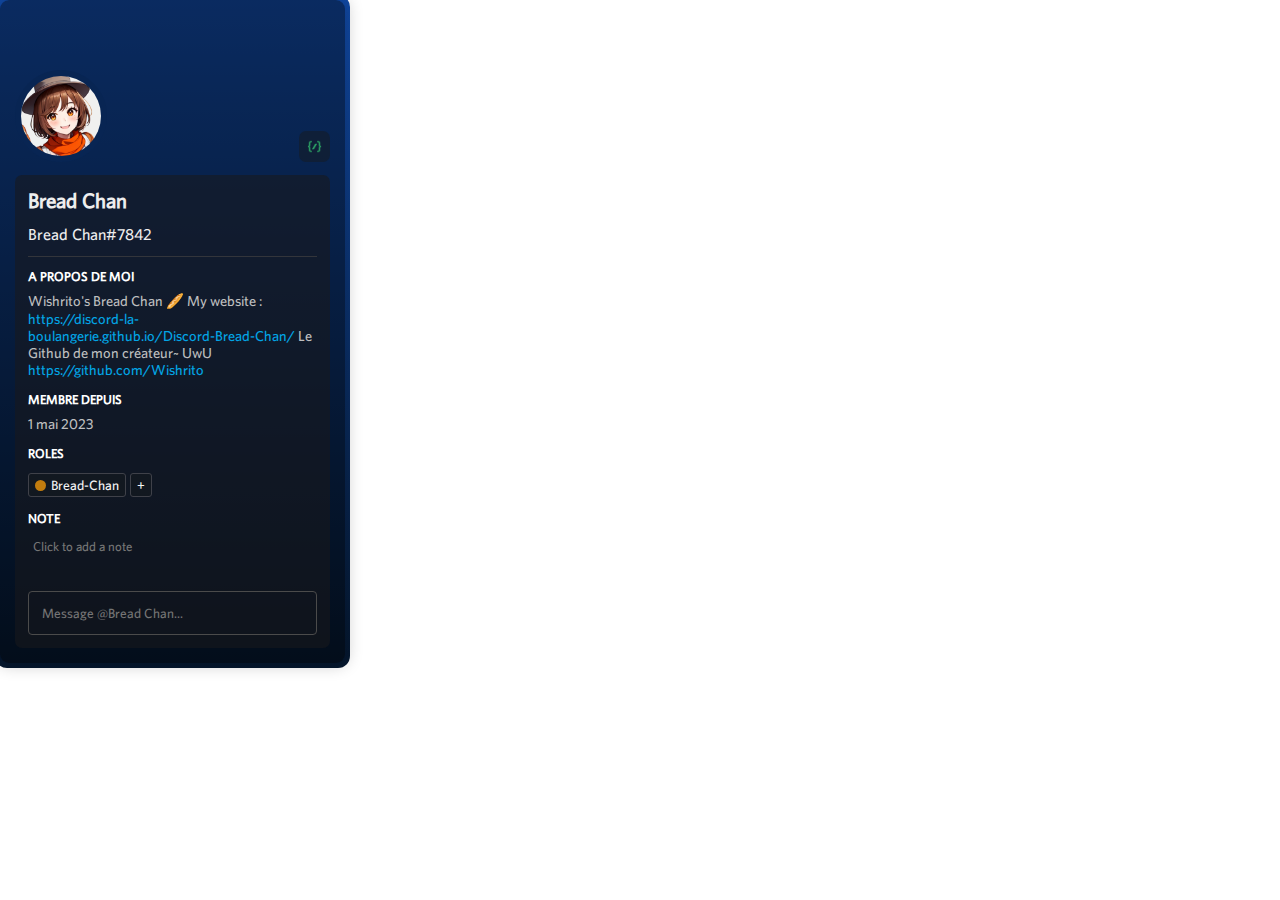
<file: docs/pages/presentation.html>
<!DOCTYPE html>
<html lang="en">
  <head>
    <meta charset="UTF-8" />
    <meta http-equiv="X-UA-Compatible" content="IE=edge" />
    <meta name="viewport" content="width=device-width, initial-scale=1.0" />
    <link rel="stylesheet" href="../src/css/discstyle.css" />
    <title>Discord Profile Card - New</title>
  </head>
  <body>
    <div class="card-container">
      <!-- First Card -->
      <div class="card nitro-card">
        <div class="card-header">
          <div
            style="background: url('')"
            class="banner-img"
          ></div>
        </div>
        <div class="card-body">
          <div class="profile-header">
            <div class="profil-logo">
              <img src="../src/img/bc.png" />
            </div>
            <div class="badges-container">
              <div class="badge-item">
                <img src="../src/img/App_Commands.png"/>
                <div class="tooltip tooltip-up">
                  Prend en charge les commandes
                </div>
              </div>
            </div>
          </div>
          <div class="profile-body">
            <div class="username">
                Bread Chan
            </div>
            <div class="username-mini">
                Bread Chan#7842
            </div>
            <hr />
            <div class="basic-infos">
              <div class="category-title">A propos de moi</div>
              <p>
                Wishrito's Bread Chan 🥖
                My website : <a>https://discord-la-boulangerie.github.io/Discord-Bread-Chan/</a>

                Le Github de mon créateur~ UwU <a>https://github.com/Wishrito</a>
              </p>
            </div>
            <div class="basic-infos">
              <div class="category-title">Membre Depuis</div>
              <p>1 mai 2023</p>
            </div>
            <div class="roles">
              <div class="category-title">Roles</div>
              <div class="roles-list">
                <div class="role">
                  <div class="role-color" style="background: #C17C0E"></div>
                  <p>Bread-Chan</p>
                </div>
                <div class="role role-add">
                  <div class="role-add-text">+</div>
                </div>
              </div>
            </div>
            <div class="note">
              <div class="category-title">Note</div>
              <textarea placeholder="Click to add a note"></textarea>
            </div>
            <div class="message">
              <input type="text" placeholder="Message @Bread Chan..." />
            </div>
          </div>
        </div>
      </div>
      <!-- Second Card -->
      <div class="card">
    </div>
  </body>
</html>
</file>
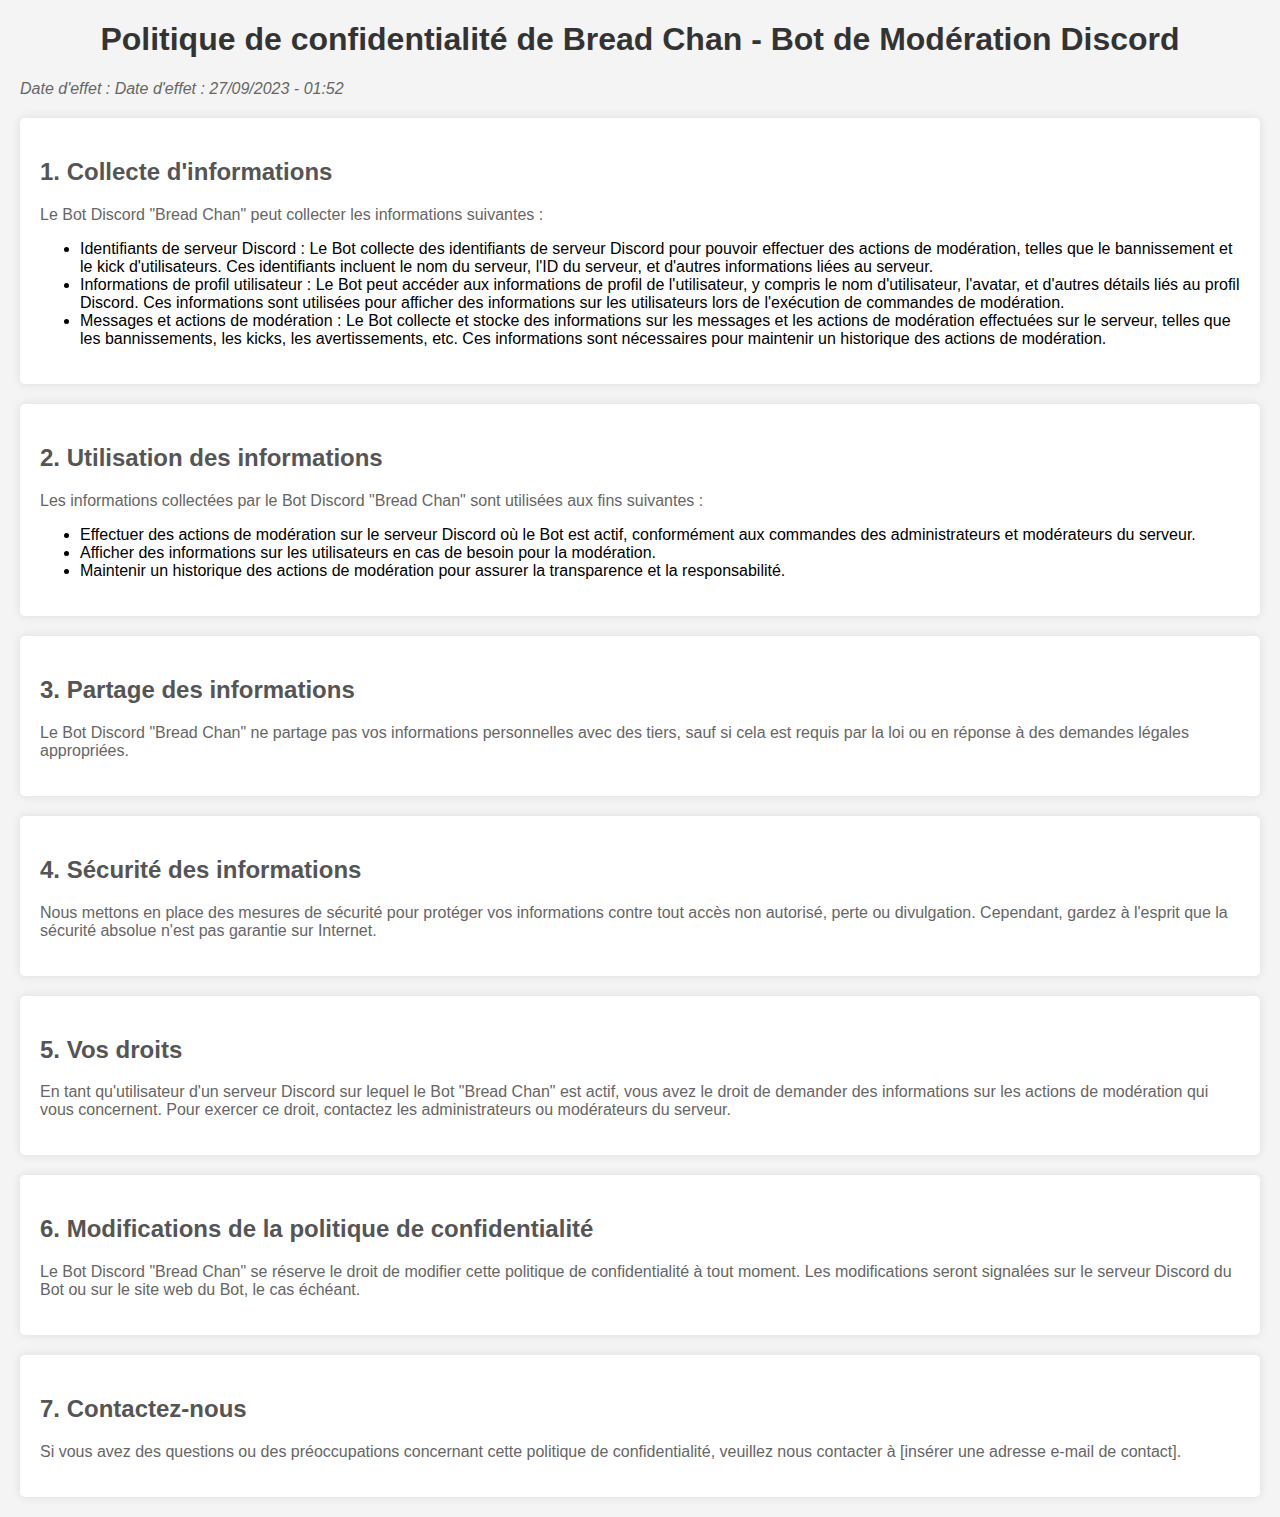
<file: final/github/workspace/docs/pages/privacy-policy.html>
<!DOCTYPE html>
<html>
  <head>
    <meta charset="UTF-8">
    <title>Bread Chan | Politique de confidentialité</title>
    <link rel="stylesheet" href="../src/css/styles.css">
</head>
<body>
  <h1>Politique de confidentialité de Bread Chan - Bot de Modération Discord</h1>

  <p class="date">Date d'effet : Date d'effet : 27/09/2023 - 01:52</p>

  <div class="section">
    <h2>1. Collecte d'informations</h2>

    <p>Le Bot Discord "Bread Chan" peut collecter les informations suivantes :</p>
    
    <ul>
      <li>Identifiants de serveur Discord : Le Bot collecte des identifiants de serveur Discord pour pouvoir effectuer des actions de modération, telles que le bannissement et le kick d'utilisateurs. Ces identifiants incluent le nom du serveur, l'ID du serveur, et d'autres informations liées au serveur.</li>
      
      <li>Informations de profil utilisateur : Le Bot peut accéder aux informations de profil de l'utilisateur, y compris le nom d'utilisateur, l'avatar, et d'autres détails liés au profil Discord. Ces informations sont utilisées pour afficher des informations sur les utilisateurs lors de l'exécution de commandes de modération.</li>
      
      <li>Messages et actions de modération : Le Bot collecte et stocke des informations sur les messages et les actions de modération effectuées sur le serveur, telles que les bannissements, les kicks, les avertissements, etc. Ces informations sont nécessaires pour maintenir un historique des actions de modération.</li>
    </ul>
  </div>

  <div class="section">
    <h2>2. Utilisation des informations</h2>

    <p>Les informations collectées par le Bot Discord "Bread Chan" sont utilisées aux fins suivantes :</p>

    <ul>
      <li>Effectuer des actions de modération sur le serveur Discord où le Bot est actif, conformément aux commandes des administrateurs et modérateurs du serveur.</li>

      <li>Afficher des informations sur les utilisateurs en cas de besoin pour la modération.</li>

      <li>Maintenir un historique des actions de modération pour assurer la transparence et la responsabilité.</li>
    </ul>
  </div>

  <div class="section">
    <h2>3. Partage des informations</h2>

    <p>Le Bot Discord "Bread Chan" ne partage pas vos informations personnelles avec des tiers, sauf si cela est requis par la loi ou en réponse à des demandes légales appropriées.</p>
  </div>

  <div class="section">
    <h2>4. Sécurité des informations</h2>

    <p>Nous mettons en place des mesures de sécurité pour protéger vos informations contre tout accès non autorisé, perte ou divulgation. Cependant, gardez à l'esprit que la sécurité absolue n'est pas garantie sur Internet.</p>
  </div>

  <div class="section">
    <h2>5. Vos droits</h2>

    <p>En tant qu'utilisateur d'un serveur Discord sur lequel le Bot "Bread Chan" est actif, vous avez le droit de demander des informations sur les actions de modération qui vous concernent. Pour exercer ce droit, contactez les administrateurs ou modérateurs du serveur.</p>
  </div>

  <div class="section">
    <h2>6. Modifications de la politique de confidentialité</h2>

    <p>Le Bot Discord "Bread Chan" se réserve le droit de modifier cette politique de confidentialité à tout moment. Les modifications seront signalées sur le serveur Discord du Bot ou sur le site web du Bot, le cas échéant.</p>
  </div>

  <div class="section">
    <h2>7. Contactez-nous</h2>

    <p>Si vous avez des questions ou des préoccupations concernant cette politique de confidentialité, veuillez nous contacter à [insérer une adresse e-mail de contact].</p>
  </div>
</body>
</html>
</file>
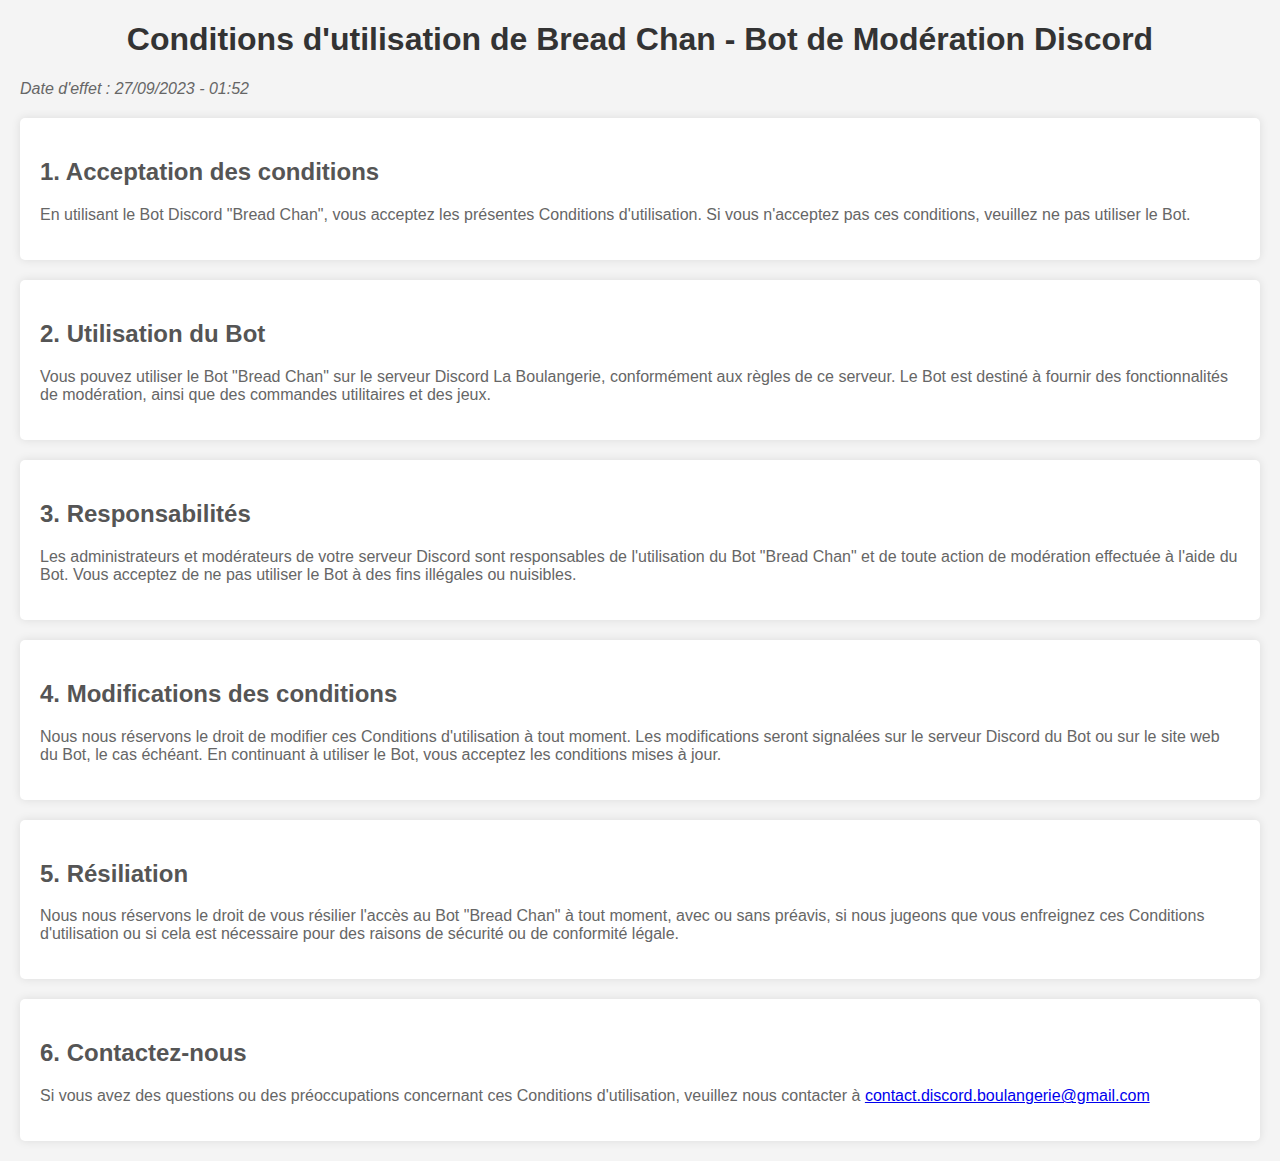
<file: final/github/workspace/docs/pages/tos.html>
<!DOCTYPE html>
<html lang="fr">
<head>
    <meta charset="UTF-8">
    <title>Bread Chan | TOS</title>
    <link rel="stylesheet" href="../src/css/styles.css">
</head>
<body>
  <h1>Conditions d'utilisation de Bread Chan - Bot de Modération Discord</h1>

  <p class="date">Date d'effet : 27/09/2023 - 01:52</p>

  <div class="section">
    <h2>1. Acceptation des conditions</h2>

    <p>En utilisant le Bot Discord "Bread Chan", vous acceptez les présentes Conditions d'utilisation. Si vous n'acceptez pas ces conditions, veuillez ne pas utiliser le Bot.</p>
  </div>

  <div class="section">
    <h2>2. Utilisation du Bot</h2>

    <p>Vous pouvez utiliser le Bot "Bread Chan" sur le serveur Discord La Boulangerie, conformément aux règles de ce serveur. Le Bot est destiné à fournir des fonctionnalités de modération, ainsi que des commandes utilitaires et des jeux.</p>
  </div>

  <div class="section">
    <h2>3. Responsabilités</h2>

    <p>Les administrateurs et modérateurs de votre serveur Discord sont responsables de l'utilisation du Bot "Bread Chan" et de toute action de modération effectuée à l'aide du Bot. Vous acceptez de ne pas utiliser le Bot à des fins illégales ou nuisibles.</p>
  </div>

  <div class="section">
    <h2>4. Modifications des conditions</h2>

    <p>Nous nous réservons le droit de modifier ces Conditions d'utilisation à tout moment. Les modifications seront signalées sur le serveur Discord du Bot ou sur le site web du Bot, le cas échéant. En continuant à utiliser le Bot, vous acceptez les conditions mises à jour.</p>
  </div>

  <div class="section">
    <h2>5. Résiliation</h2>

    <p>Nous nous réservons le droit de vous résilier l'accès au Bot "Bread Chan" à tout moment, avec ou sans préavis, si nous jugeons que vous enfreignez ces Conditions d'utilisation ou si cela est nécessaire pour des raisons de sécurité ou de conformité légale.</p>
  </div>

  <div class="section">
    <h2>6. Contactez-nous</h2>

    <p>Si vous avez des questions ou des préoccupations concernant ces Conditions d'utilisation, veuillez nous contacter à <a href="mailto:contact.discord.boulangerie@gmail.com">contact.discord.boulangerie@gmail.com</a></p>
  </div>
</body>
</html>
</file>
<file: docs/src/css/discstyle.css>
/* Import */
@import url("../font/style.css");

/* General */
body {
  overflow: hidden;
}

* {
  margin: 0;
  padding: 0;
  font-family: "Whitney", sans-serif;
  box-sizing: border-box;
}

.tooltip {
  display: block;
  position: absolute;
  color: #b6b7b7;
  background: #18191c;
  padding: 0.4rem;
  border-radius: 3px;
  max-width: 150px;
  width: max-content;
  font-size: 0.9rem;
  transform: scale(0);
  transition: 0.055s ease-in-out transform;
  z-index: 10;
  -webkit-box-shadow: 0 0 5px 0 rgba(0, 0, 0, 0.35);
  box-shadow: 0 0 5px 0 rgba(0, 0, 0, 0.35);
}

.tooltip-up {
  bottom: 42px;
}

.tooltip-up::before {
  content: "";
  position: absolute;
  bottom: -5px;
  left: 50%;
  transform: translateX(-50%);
  width: 0;
  height: 0;
  border-left: 6px solid transparent;
  border-right: 6px solid transparent;
  border-top: 6px solid #18191c;
}

.btn {
  display: flex;
  align-items: center;
  justify-content: center;
  text-decoration: none;
  background-color: #6d5cff;
  padding: 10px;
  border-radius: 3px;
  color: #fff;
  font-size: 0.85rem;
  transition: 0.2s ease-in-out;
  margin-top: 12px;
}

.btn:hover {
  background-color: #4752c4;
}

/* Card */
.card-container {
  display: flex;
  flex-direction: row;
  justify-content: space-between;
  width: 1450px;
  z-index: 0;
}

.card {
  background: #292b2f;
  width: 345px;
  max-height: 95%;
  height: max-content;
  border-radius: 9px;
  box-shadow: 0px 0px 16px 3px rgba(0, 0, 0, 0.2);
  -webkit-box-shadow: 0px 0px 16px 3px rgba(0, 0, 0, 0.2);
  scrollbar-width: none;
}

.card::-webkit-scrollbar {
  display: none;
}

.card-header .banner {
  width: 100%;
  height: 60px;
  background: #ff8527;
  border-radius: 6px 6px 0 0;
  overflow: hidden;
}

.card-header .banner-img {
  width: 100%;
  height: 120px;
  background-position: center !important;
  background-size: 100% auto !important;
  border-radius: 6px 6px 0 0;
  overflow: hidden;
}

.card-body {
  padding: 15px;
  position: relative;
}

.card-body .profile-header {
  position: absolute;
  display: flex;
  flex-direction: row;
  align-items: flex-end;
  justify-content: space-between;
  width: calc(100% - 30px);
  top: -50px;
}

.card-body .profile-header .profil-logo {
  position: relative;
  border: 6px solid #292b2f;
  border-radius: 50%;
}

.card-body .profile-header .profil-logo img {
  display: block;
  width: 80px;
  height: 80px;
  border-radius: 50%;
}

.card-body .profile-header .profil-logo::before {
  content: "See Profil";
  position: absolute;
  right: 0;
  top: 0;
  cursor: pointer;
  opacity: 0;
  width: 100%;
  height: 100%;
  color: #eeeeee;
  background: #0000007e;
  display: flex;
  align-items: center;
  justify-content: center;
  border-radius: 50%;
  font-size: 0.7rem;
  font-weight: 600;
  text-transform: uppercase;
  transition-duration: 0.15s;
}

.card-body .profile-header .profil-logo:hover::before {
  opacity: 1;
}

.card-body .profile-header .badges-container {
  display: flex;
  flex-wrap: wrap;
  justify-content: flex-end;
  max-width: 150px;
  background: #18191c;
  border-radius: 7px;
  padding: 3px;
}

.card-body .profile-header .badges-container .badge-item {
  position: relative;
  margin: 5px;
  width: 15px;
  height: 15px;
  display: flex;
  justify-content: center;
  align-items: center;
  cursor: pointer;
}

.card-body .profile-header .badges-container .badge-item img {
  height: 100%;
}

.card-body .profile-header .badges-container .badge-item:hover > .tooltip {
  transform: scale(1);
}

.card-body .profile-body {
  background: #18191c;
  border-radius: 7px;
  padding: 13px;
  margin-top: 40px;
}

.card-body .profile-body .username {
  color: #eeeeee;
  margin-bottom: 13px;
  font-weight: 600;
  font-size: 1.3rem;
  display: flex;
  flex-direction: row;
  align-items: center;
}
.username-mini {
  color: #eeeeee;
  margin-bottom: 13px;
  font-weight: 500;
  font-size: 1rem;
  display: flex;
  flex-direction: row;
  align-items: center;
}
.card-body .profile-body .username span {
  color: #b9bbbe;
}

.card-body .profile-body .username .badge {
  font-size: 0.65rem;
  background-color: #5865f2;
  text-transform: uppercase;
  font-weight: 300;
  width: max-content;
  padding: 2px 5px;
  margin-left: 5px;
  border-radius: 3px;
}

.card-body .profile-body hr {
  border: none;
  border-top: 0.5px solid #33353b;
}

.card-body .profile-body .category-title {
  color: white;
  font-weight: 700;
  text-transform: uppercase;
  font-size: 0.8rem;
  margin-bottom: 8px;
}

.card-body .profile-body .basic-infos {
  margin-bottom: 14px;
  margin-top: 12px;
}

.card-body .profile-body .basic-infos p {
  color: #bdbebf;
  font-size: 0.9rem;
}

.card-body .profile-body .basic-infos p a {
  color: #02a5e6;
  text-decoration: none;
}

.card-body .profile-body .basic-infos p a:hover {
  text-decoration: underline;
}

.card-body .profile-body .basic-infos p b {
  color: #ddd;
}

.card-body .profile-body .roles {
  margin-bottom: 14px;
}

.card-body .profile-body .roles .roles-list {
  display: flex;
  flex-wrap: wrap;
}

.card-body .profile-body .roles .roles-list .role {
  background: #292b2f;
  color: #f5f5f5;
  border-radius: 3px;
  font-size: 0.85rem;
  font-weight: 300;
  padding: 3px 6px;
  margin-right: 4px;
  margin-top: 4px;
  display: flex;
  align-items: center;
  flex-direction: row;
}

.card-body .profile-body .roles .roles-list .role .role-color {
  position: relative;
  width: 11px;
  height: 11px;
  border-radius: 50%;
  margin-right: 5px;
}

.card-body .profile-body .roles .roles-list .role .role-color:hover::before {
  content: "✖";
  position: absolute;
  top: -2px;
  right: -2px;
  font-size: 0.65rem;
  color: #f5f5f5;
  background: #292b2f;
  border-radius: 50%;
  width: 15px;
  height: 15px;
  display: flex;
  align-items: center;
  justify-content: center;
  cursor: pointer;
}

.card-body .profile-body .roles .roles-list .role-add {
  cursor: pointer;
}

.card-body .profile-body .note textarea {
  border: none;
  outline: none;
  background: transparent;
  width: 100%;
  min-height: 30px;
  color: #e0e0e0;
  resize: none;
  font-size: 0.8rem;
  border-radius: 3px;
  padding: 5px;
  box-sizing: border-box;
  scrollbar-width: none;
}

.card-body .profile-body .note textarea::-webkit-scrollbar {
  display: none;
}

.card-body .profile-body .note textarea::placeholder {
  font-size: 0.8rem;
}

.card-body .profile-body .note textarea:focus::placeholder {
  opacity: 0;
}

.card-body .profile-body .message input {
  background: transparent;
  outline: none;
  border: 1.2px solid #4b4b4b;
  padding: 13px;
  width: 100%;
  border-radius: 4px;
  color: #eeeeee;
  margin-top: 14px;
}

.nitro-card {
  position: relative;
  background-image: linear-gradient(0, #05172e, #114aa7);
  background-blend-mode: multiply;
  background-color: #0000006c;
}

.nitro-card:before {
  content: "";
  position: absolute;
  top: 0;
  right: 0;
  bottom: 0;
  left: 0;
  z-index: -1;
  margin: -5px;
  border-radius: 12px;
  background: linear-gradient(0, #05172e, #114aa7);
}

.nitro-card .card-body .profile-body {
  background: #18191c91;
}

.nitro-card .card-body .profile-header .profil-logo {
  position: relative;
  border-color: transparent;
  z-index: 0;
}

.nitro-card .card-body .profile-header .profil-logo:after {
  content: "";
  position: absolute;
  top: 0;
  right: 0;
  bottom: 0;
  left: 0;
  z-index: -1;
  margin: -6px;
  border-radius: 50%;
  background-color: #082553;
}

.nitro-card .card-body .profile-header .badges-container {
  background: #18191c77;
}

.nitro-card .card-body .profile-body .roles .roles-list .role {
  background: #18191c4d;
  border: 1px solid #3f4149;
}

/* Media Queries */
@media screen and (max-width: 1470px) {
  .card-container {
    width: 1100px;
  }
  .card:last-child {
    display: none;
  }
}

@media screen and (max-width: 1150px) {
  .card-container {
    width: 720px;
  }
  .card:nth-child(3) {
    display: none;
  }
}

@media screen and (max-width: 770px) {
  .card-container {
    width: max-content;
  }
  .card:nth-child(2) {
    display: none;
  }
}

/* Elements below can be removed ( they are just for demo purposes ) */

.modal-container {
  position: absolute;
  width: 100%;
  height: 100%;
  display: flex;
  align-items: center;
  justify-content: center;
  z-index: 100;
  background: rgba(0, 0, 0, 0.5);
  backdrop-filter: blur(5px);
  visibility: hidden;
}

.modal {
  position: relative;
  background: #18191c;
  border-radius: 5px;
  transform: scale(0);
  transition: 0.1s ease-in-out all;
  border: 1px solid #2d2d2d;
  margin: 0 10px;
  display: flex;
  flex-direction: column;
  align-items: center;
  justify-content: center;
}

.modal .modal-header {
  color: #eee;
  padding: 15px;
  background: #1f2024;
  border-bottom: 1px solid #2d2d2d;
}

.modal .modal-header a {
  text-decoration: none;
  color: #d6d6d6;
  transition-duration: 0.2s;
  border-bottom: 1px dotted #d6d6d6;
}

.modal .modal-header a:hover {
  color: #fff;
  border-bottom: 1px solid #f87610;
}

.modal .modal-body {
  padding: 15px;
  width: 100%;
}

.modal .modal-body input {
  width: 100%;
  padding: 10px;
  border: 1px solid #2d2d2d;
  border-radius: 3px;
  background: #18191c;
  outline: none;
  color: #eee;
  transition: 0.2s all;
}

.modal .modal-body input::placeholder {
  color: #a1a1a1;
}

.modal .modal-body input:hover {
  background: #141414;
}

.modal .modal-body input:focus {
  background: #141414;
}

.modal .modal-body .feedback-state {
  display: none;
  color: #fff;
  font-size: 0.8rem;
  padding-top: 7px;
  z-index: 100;
  transition: 0.2s all;
}

.modal .modal-body .feedback-state.success {
  display: block;
  color: #50f750;
}

.modal .modal-body .feedback-state.error {
  display: block;
  color: #ee4c4c;
}

.active {
  visibility: visible;
}

.active .modal {
  transform: scale(1);
}

.help-btn {
  position: absolute;
  bottom: 10px;
  right: 10px;
  padding: 10px;
  color: #ffffff;
  font-size: 1.2rem;
  cursor: pointer;
  transition: 0.2s all;
  background: #4a4b4d;
  border-radius: 50%;
  width: 40px;
  height: 40px;
  display: flex;
  align-items: center;
  justify-content: center;
}

.help-btn:hover {
  background: #f87610;
}

.role-color {
  background: #C17C0E
}
</file>
<file: final/github/workspace/docs/src/css/styles.css>
body {
  font-family: 'Arial', sans-serif;
  margin: 20px;
  background-color: #f4f4f4;
}

h1 {
  text-align: center;
  color: #333;
}

h2 {
  margin-top: 20px;
  color: #555;
}

p {
  margin-top: 10px;
  color: #666;
}

.date {
  font-style: italic;
}

.section {
  margin-top: 20px;
  background-color: #fff;
  padding: 20px;
  border-radius: 5px;
  box-shadow: 0 0 10px rgba(0, 0, 0, 0.1);
}

.sub-section {
  margin-top: 10px;
}
</file>
